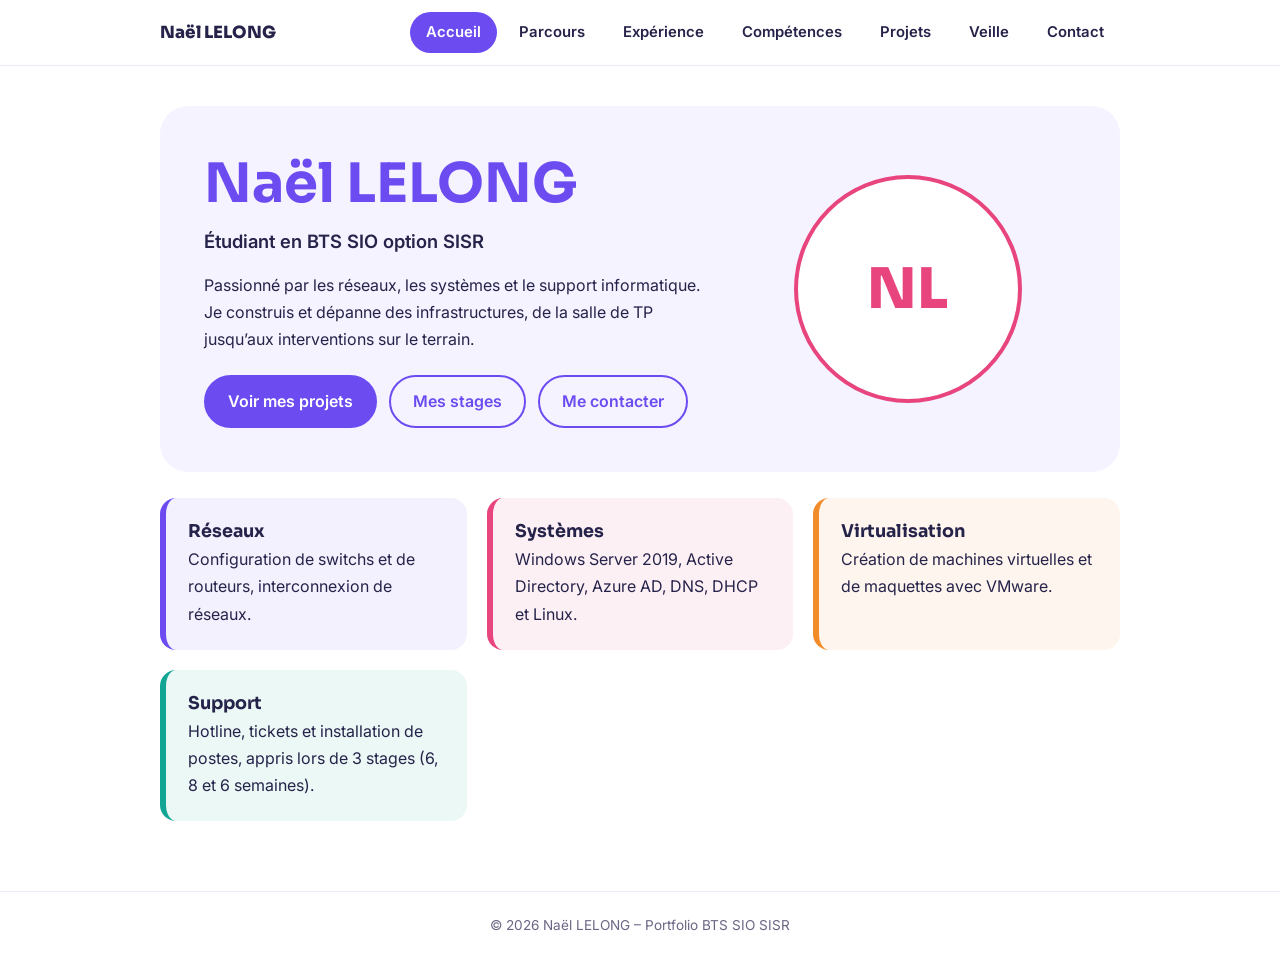
<file: portfolio/index.html>
<!DOCTYPE html>
<html lang="fr">
<head>
<meta charset="utf-8">
<meta name="viewport" content="width=device-width, initial-scale=1">
<title>Accueil – Naël LELONG</title>
<link href="https://fonts.googleapis.com/css2?family=Sora:wght@600;800&family=Inter:wght@400;600&display=swap" rel="stylesheet">
<link rel="stylesheet" href="style.css">
</head>
<body>
<header>
  <nav aria-label="Navigation principale">
    <a class="logo" href="index.html">Naël LELONG</a>
      <a class="bouton actif" href="index.html">Accueil</a>
      <a class="bouton" href="parcours.html">Parcours</a>
      <a class="bouton" href="experience.html">Expérience</a>
      <a class="bouton" href="competences.html">Compétences</a>
      <a class="bouton" href="projets.html">Projets</a>
      <a class="bouton" href="veille.html">Veille</a>
      <a class="bouton" href="contact.html">Contact</a>
  </nav>
</header>
<main>
<!-- ✏️ Modifie le texte entre les balises. Chaque page est un fichier .html séparé. -->
<section class="hero">
  <div>
    <h1>Naël LELONG</h1>
    <p class="titre">Étudiant en BTS SIO option SISR</p>
    <p>Passionné par les réseaux, les systèmes et le support informatique. Je construis et dépanne des infrastructures, de la salle de TP jusqu’aux interventions sur le terrain.</p>
    <div class="boutons">
      <a class="btn plein" href="projets.html">Voir mes projets</a>
      <a class="btn" href="experience.html">Mes stages</a>
      <a class="btn" href="contact.html">Me contacter</a>
    </div>
  </div>
  <!-- 📷 Pour ta photo : remplace la ligne ci-dessous par <img class="photo" src="photo.jpg" alt="Photo de Naël"> -->
  <div class="photo" aria-hidden="true">NL</div>
</section>

<div class="grille">
  <div class="carte violet"><h3>Réseaux</h3><p>Configuration de switchs et de routeurs, interconnexion de réseaux.</p></div>
  <div class="carte rose"><h3>Systèmes</h3><p>Windows Server 2019, Active Directory, Azure AD, DNS, DHCP et Linux.</p></div>
  <div class="carte orange"><h3>Virtualisation</h3><p>Création de machines virtuelles et de maquettes avec VMware.</p></div>
  <div class="carte teal"><h3>Support</h3><p>Hotline, tickets et installation de postes, appris lors de 3 stages (6, 8 et 6 semaines).</p></div>
</div>
</main>
<footer>© 2026 Naël LELONG – Portfolio BTS SIO SISR</footer>
</body>
</html>
</file>
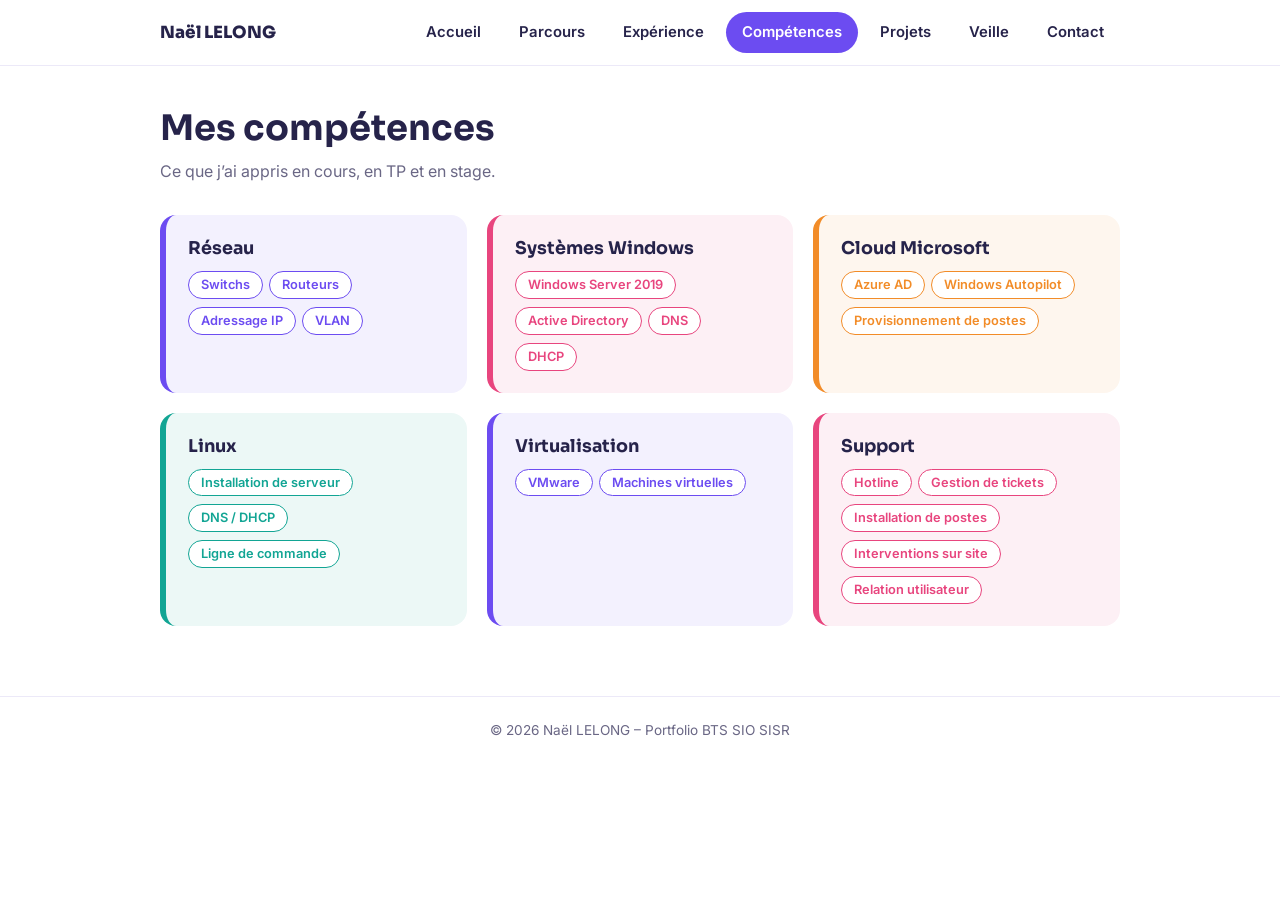
<file: portfolio/competences.html>
<!DOCTYPE html>
<html lang="fr">
<head>
<meta charset="utf-8">
<meta name="viewport" content="width=device-width, initial-scale=1">
<title>Compétences – Naël LELONG</title>
<link href="https://fonts.googleapis.com/css2?family=Sora:wght@600;800&family=Inter:wght@400;600&display=swap" rel="stylesheet">
<link rel="stylesheet" href="style.css">
</head>
<body>
<header>
  <nav aria-label="Navigation principale">
    <a class="logo" href="index.html">Naël LELONG</a>
      <a class="bouton" href="index.html">Accueil</a>
      <a class="bouton" href="parcours.html">Parcours</a>
      <a class="bouton" href="experience.html">Expérience</a>
      <a class="bouton actif" href="competences.html">Compétences</a>
      <a class="bouton" href="projets.html">Projets</a>
      <a class="bouton" href="veille.html">Veille</a>
      <a class="bouton" href="contact.html">Contact</a>
  </nav>
</header>
<main>
<h2>Mes compétences</h2>
<p class="sous">Ce que j’ai appris en cours, en TP et en stage.</p>
<div class="grille">

  <!-- ✏️ Une carte = une catégorie. Change la couleur avec : violet, rose, orange ou teal -->
  <article class="carte violet">
    <h3>Réseau</h3>
    <span class="tag">Switchs</span><span class="tag">Routeurs</span><span class="tag">Adressage IP</span><span class="tag">VLAN</span>
  </article>

  <article class="carte rose">
    <h3>Systèmes Windows</h3>
    <span class="tag">Windows Server 2019</span><span class="tag">Active Directory</span><span class="tag">DNS</span><span class="tag">DHCP</span>
  </article>

  <article class="carte orange">
    <h3>Cloud Microsoft</h3>
    <span class="tag">Azure AD</span><span class="tag">Windows Autopilot</span><span class="tag">Provisionnement de postes</span>
  </article>

  <article class="carte teal">
    <h3>Linux</h3>
    <span class="tag">Installation de serveur</span><span class="tag">DNS / DHCP</span><span class="tag">Ligne de commande</span>
  </article>

  <article class="carte violet">
    <h3>Virtualisation</h3>
    <span class="tag">VMware</span><span class="tag">Machines virtuelles</span>
  </article>

  <article class="carte rose">
    <h3>Support</h3>
    <span class="tag">Hotline</span><span class="tag">Gestion de tickets</span><span class="tag">Installation de postes</span><span class="tag">Interventions sur site</span><span class="tag">Relation utilisateur</span>
  </article>


</div>
</main>
<footer>© 2026 Naël LELONG – Portfolio BTS SIO SISR</footer>
</body>
</html>
</file>
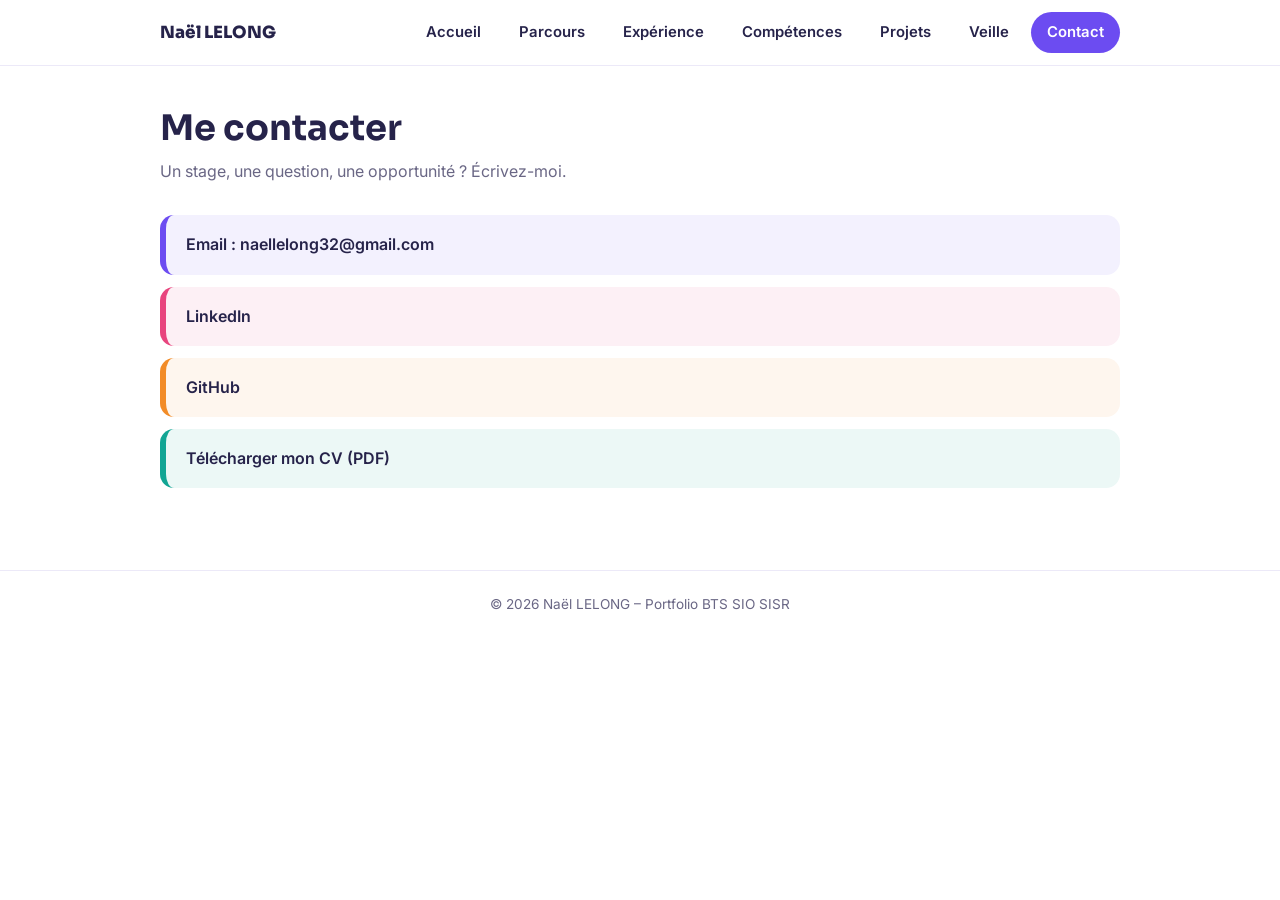
<file: portfolio/contact.html>
<!DOCTYPE html>
<html lang="fr">
<head>
<meta charset="utf-8">
<meta name="viewport" content="width=device-width, initial-scale=1">
<title>Contact – Naël LELONG</title>
<link href="https://fonts.googleapis.com/css2?family=Sora:wght@600;800&family=Inter:wght@400;600&display=swap" rel="stylesheet">
<link rel="stylesheet" href="style.css">
</head>
<body>
<header>
  <nav aria-label="Navigation principale">
    <a class="logo" href="index.html">Naël LELONG</a>
      <a class="bouton" href="index.html">Accueil</a>
      <a class="bouton" href="parcours.html">Parcours</a>
      <a class="bouton" href="experience.html">Expérience</a>
      <a class="bouton" href="competences.html">Compétences</a>
      <a class="bouton" href="projets.html">Projets</a>
      <a class="bouton" href="veille.html">Veille</a>
      <a class="bouton actif" href="contact.html">Contact</a>
  </nav>
</header>
<main>
<h2>Me contacter</h2>
<p class="sous">Un stage, une question, une opportunité ? Écrivez-moi.</p>

<!-- ✏️ Remplace les liens. Supprime une ligne si tu ne veux pas l’afficher -->
<a class="lien violet" href="mailto:naellelong32@gmail.com">Email : naellelong32@gmail.com</a>
<a class="lien rose" href="https://www.linkedin.com/in/nael-lelong-a57860394/" target="_blank" rel="noopener">LinkedIn</a>
<a class="lien orange" href="https://github.com/Nael-LELONG" target="_blank" rel="noopener">GitHub</a>
<a class="lien teal" href="cv.pdf" download>Télécharger mon CV (PDF)</a>
</main>
<footer>© 2026 Naël LELONG – Portfolio BTS SIO SISR</footer>
</body>
</html>
</file>
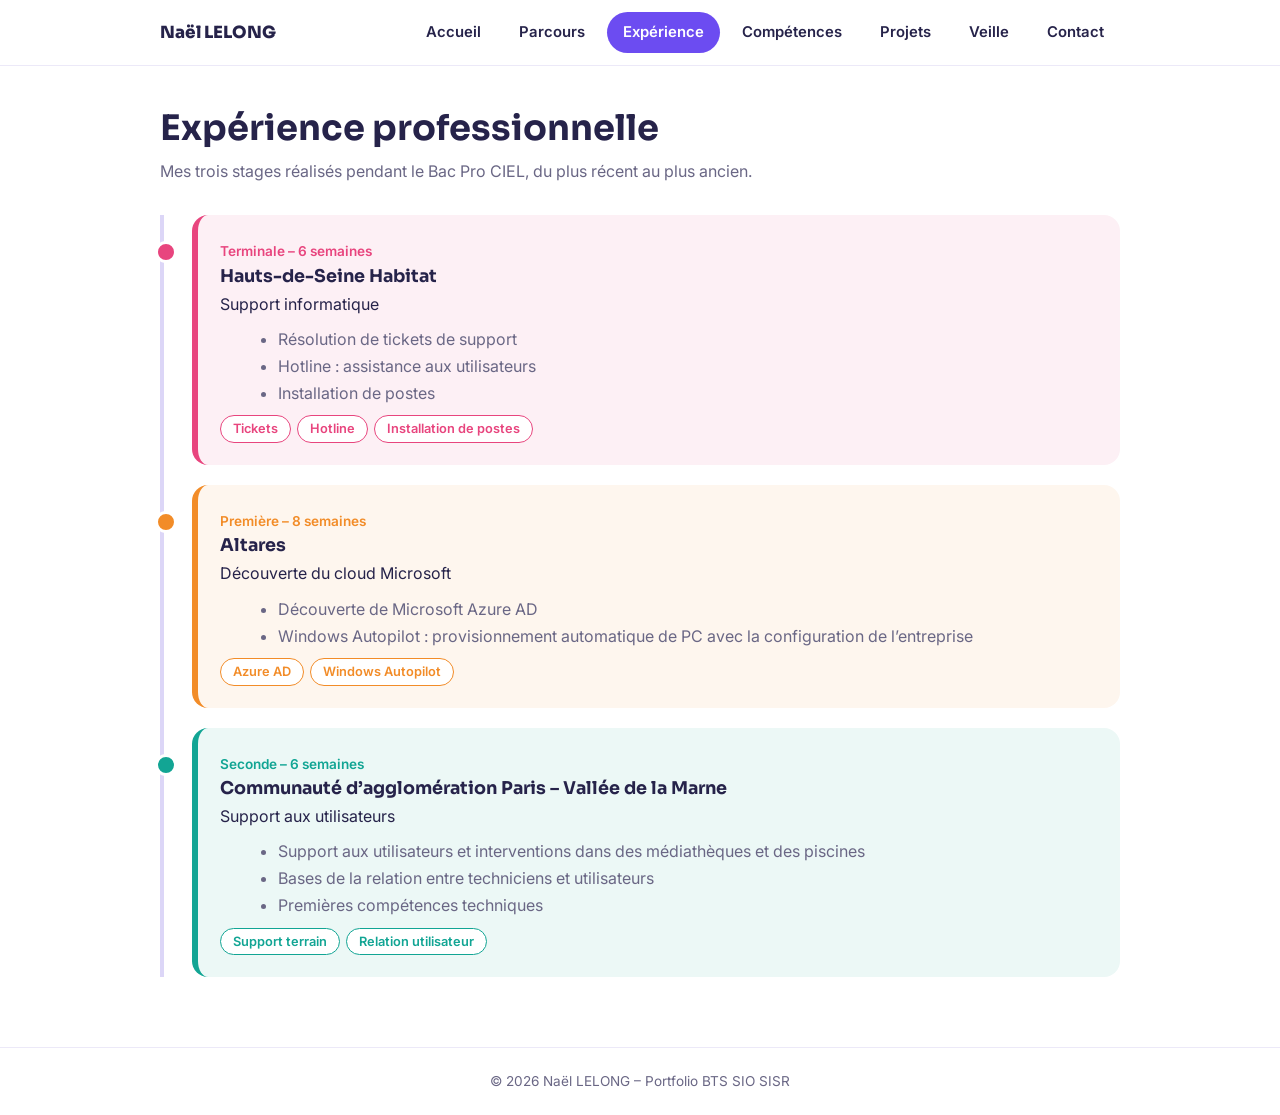
<file: portfolio/experience.html>
<!DOCTYPE html>
<html lang="fr">
<head>
<meta charset="utf-8">
<meta name="viewport" content="width=device-width, initial-scale=1">
<title>Expérience professionnelle – Naël LELONG</title>
<link href="https://fonts.googleapis.com/css2?family=Sora:wght@600;800&family=Inter:wght@400;600&display=swap" rel="stylesheet">
<link rel="stylesheet" href="style.css">
</head>
<body>
<header>
  <nav aria-label="Navigation principale">
    <a class="logo" href="index.html">Naël LELONG</a>
      <a class="bouton" href="index.html">Accueil</a>
      <a class="bouton" href="parcours.html">Parcours</a>
      <a class="bouton actif" href="experience.html">Expérience</a>
      <a class="bouton" href="competences.html">Compétences</a>
      <a class="bouton" href="projets.html">Projets</a>
      <a class="bouton" href="veille.html">Veille</a>
      <a class="bouton" href="contact.html">Contact</a>
  </nav>
</header>
<main>
<h2>Expérience professionnelle</h2>
<p class="sous">Mes trois stages réalisés pendant le Bac Pro CIEL, du plus récent au plus ancien.</p>
<div class="frise">

  <!-- ✏️ Pour ajouter un stage : copie un bloc <article> … </article> et colle-le ici -->
  <article class="carte rose">
    <span class="date">Terminale – 6 semaines</span>
    <h3>Hauts-de-Seine Habitat</h3>
    <p>Support informatique</p>
    <ul>
      <li>Résolution de tickets de support</li>
      <li>Hotline : assistance aux utilisateurs</li>
      <li>Installation de postes</li>
    </ul>
    <span class="tag">Tickets</span><span class="tag">Hotline</span><span class="tag">Installation de postes</span>
  </article>

  <article class="carte orange">
    <span class="date">Première – 8 semaines</span>
    <h3>Altares</h3>
    <p>Découverte du cloud Microsoft</p>
    <ul>
      <li>Découverte de Microsoft Azure AD</li>
      <li>Windows Autopilot : provisionnement automatique de PC avec la configuration de l’entreprise</li>
    </ul>
    <span class="tag">Azure AD</span><span class="tag">Windows Autopilot</span>
  </article>

  <article class="carte teal">
    <span class="date">Seconde – 6 semaines</span>
    <h3>Communauté d’agglomération Paris – Vallée de la Marne</h3>
    <p>Support aux utilisateurs</p>
    <ul>
      <li>Support aux utilisateurs et interventions dans des médiathèques et des piscines</li>
      <li>Bases de la relation entre techniciens et utilisateurs</li>
      <li>Premières compétences techniques</li>
    </ul>
    <span class="tag">Support terrain</span><span class="tag">Relation utilisateur</span>
  </article>

</div>
</main>
<footer>© 2026 Naël LELONG – Portfolio BTS SIO SISR</footer>
</body>
</html>
</file>
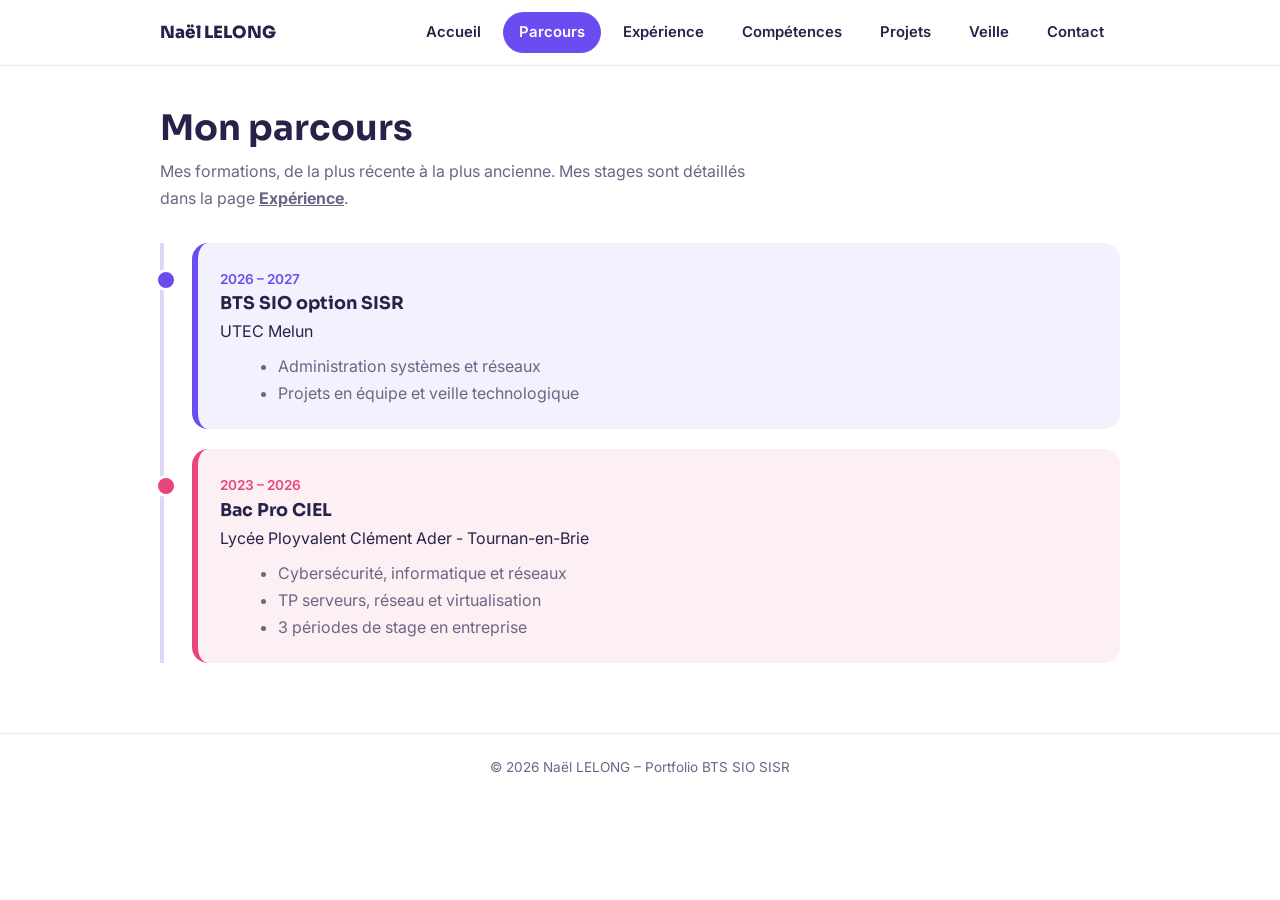
<file: portfolio/parcours.html>
<!DOCTYPE html>
<html lang="fr">
<head>
<meta charset="utf-8">
<meta name="viewport" content="width=device-width, initial-scale=1">
<title>Parcours – Naël LELONG</title>
<link href="https://fonts.googleapis.com/css2?family=Sora:wght@600;800&family=Inter:wght@400;600&display=swap" rel="stylesheet">
<link rel="stylesheet" href="style.css">
</head>
<body>
<header>
  <nav aria-label="Navigation principale">
    <a class="logo" href="index.html">Naël LELONG</a>
      <a class="bouton" href="index.html">Accueil</a>
      <a class="bouton actif" href="parcours.html">Parcours</a>
      <a class="bouton" href="experience.html">Expérience</a>
      <a class="bouton" href="competences.html">Compétences</a>
      <a class="bouton" href="projets.html">Projets</a>
      <a class="bouton" href="veille.html">Veille</a>
      <a class="bouton" href="contact.html">Contact</a>
  </nav>
</header>
<main>
<h2>Mon parcours</h2>
<p class="sous">Mes formations, de la plus récente à la plus ancienne. Mes stages sont détaillés dans la page <a href="experience.html"><strong>Expérience</strong></a>.</p>
<div class="frise">

  <!-- ✏️ Pour ajouter une étape : copie un bloc <article> … </article> et colle-le ici -->
  <article class="carte violet">
    <span class="date">2026 – 2027</span>
    <h3>BTS SIO option SISR</h3
    <p>UTEC Melun</p>
    <ul><li>Administration systèmes et réseaux</li><li>Projets en équipe et veille technologique</li></ul>
  </article>

  <article class="carte rose">
    <span class="date">2023 – 2026</span>
    <h3>Bac Pro CIEL</h3>
    <p>Lycée Ployvalent Clément Ader - Tournan-en-Brie</p>
    <ul><li>Cybersécurité, informatique et réseaux</li><li>TP serveurs, réseau et virtualisation</li><li>3 périodes de stage en entreprise</li></ul>
  </article>

</div>
</main>
<footer>© 2026 Naël LELONG – Portfolio BTS SIO SISR</footer>
</body>
</html>
</file>
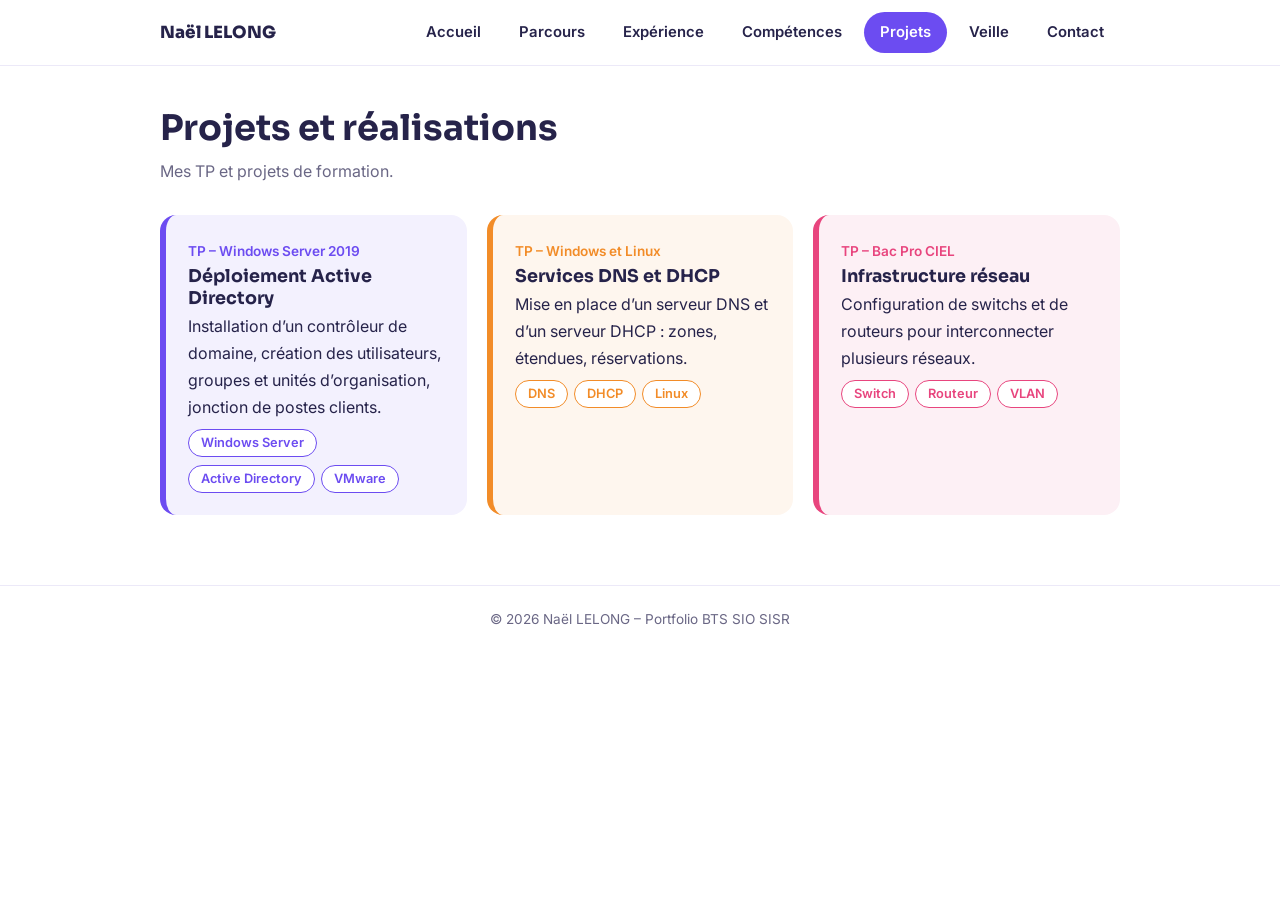
<file: portfolio/projets.html>
<!DOCTYPE html>
<html lang="fr">
<head>
<meta charset="utf-8">
<meta name="viewport" content="width=device-width, initial-scale=1">
<title>Projets – Naël LELONG</title>
<link href="https://fonts.googleapis.com/css2?family=Sora:wght@600;800&family=Inter:wght@400;600&display=swap" rel="stylesheet">
<link rel="stylesheet" href="style.css">
</head>
<body>
<header>
  <nav aria-label="Navigation principale">
    <a class="logo" href="index.html">Naël LELONG</a>
      <a class="bouton" href="index.html">Accueil</a>
      <a class="bouton" href="parcours.html">Parcours</a>
      <a class="bouton" href="experience.html">Expérience</a>
      <a class="bouton" href="competences.html">Compétences</a>
      <a class="bouton actif" href="projets.html">Projets</a>
      <a class="bouton" href="veille.html">Veille</a>
      <a class="bouton" href="contact.html">Contact</a>
  </nav>
</header>
<main>
<h2>Projets et réalisations</h2>
<p class="sous">Mes TP et projets de formation.</p>
<div class="grille">

  <!-- ✏️ Pour ajouter une capture : mets <img src="capture.png" alt="Description"> juste avant <span class="date"> -->
  <article class="carte violet">
    <span class="date">TP – Windows Server 2019</span>
    <h3>Déploiement Active Directory</h3>
    <p>Installation d’un contrôleur de domaine, création des utilisateurs, groupes et unités d’organisation, jonction de postes clients.</p>
    <span class="tag">Windows Server</span><span class="tag">Active Directory</span><span class="tag">VMware</span>
  </article>

  <article class="carte orange">
    <span class="date">TP – Windows et Linux</span>
    <h3>Services DNS et DHCP</h3>
    <p>Mise en place d’un serveur DNS et d’un serveur DHCP : zones, étendues, réservations.</p>
    <span class="tag">DNS</span><span class="tag">DHCP</span><span class="tag">Linux</span>
  </article>

  <article class="carte rose">
    <span class="date">TP – Bac Pro CIEL</span>
    <h3>Infrastructure réseau</h3>
    <p>Configuration de switchs et de routeurs pour interconnecter plusieurs réseaux.</p>
    <span class="tag">Switch</span><span class="tag">Routeur</span><span class="tag">VLAN</span>
  </article>

</div>
</main>
<footer>© 2026 Naël LELONG – Portfolio BTS SIO SISR</footer>
</body>
</html>
</file>
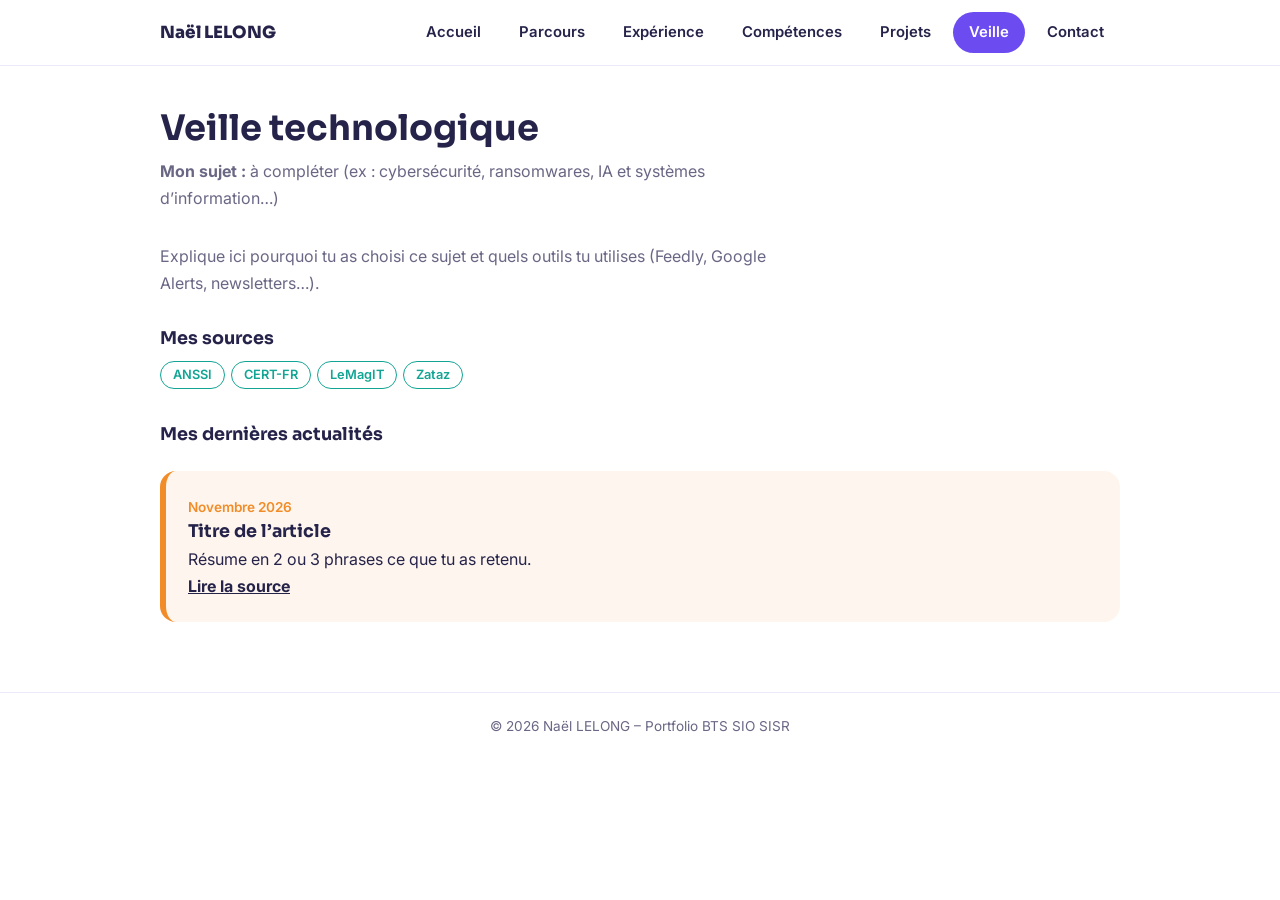
<file: portfolio/veille.html>
<!DOCTYPE html>
<html lang="fr">
<head>
<meta charset="utf-8">
<meta name="viewport" content="width=device-width, initial-scale=1">
<title>Veille – Naël LELONG</title>
<link href="https://fonts.googleapis.com/css2?family=Sora:wght@600;800&family=Inter:wght@400;600&display=swap" rel="stylesheet">
<link rel="stylesheet" href="style.css">
</head>
<body>
<header>
  <nav aria-label="Navigation principale">
    <a class="logo" href="index.html">Naël LELONG</a>
      <a class="bouton" href="index.html">Accueil</a>
      <a class="bouton" href="parcours.html">Parcours</a>
      <a class="bouton" href="experience.html">Expérience</a>
      <a class="bouton" href="competences.html">Compétences</a>
      <a class="bouton" href="projets.html">Projets</a>
      <a class="bouton actif" href="veille.html">Veille</a>
      <a class="bouton" href="contact.html">Contact</a>
  </nav>
</header>
<main>
<h2>Veille technologique</h2>
<p class="sous"><strong>Mon sujet :</strong> à compléter (ex : cybersécurité, ransomwares, IA et systèmes d’information…)</p>
<p class="sous">Explique ici pourquoi tu as choisi ce sujet et quels outils tu utilises (Feedly, Google Alerts, newsletters…).</p>

<h3>Mes sources</h3>
<p><span class="tag teal">ANSSI</span><span class="tag teal">CERT-FR</span><span class="tag teal">LeMagIT</span><span class="tag teal">Zataz</span></p>

<h3 style="margin-top:34px">Mes dernières actualités</h3>
<div class="grille">
  <!-- ✏️ Copie un bloc <article> pour chaque nouvelle actualité -->
  <article class="carte orange">
    <span class="date">Novembre 2026</span>
    <h3>Titre de l’article</h3>
    <p>Résume en 2 ou 3 phrases ce que tu as retenu.</p>
    <p><a href="https://exemple.fr"><strong>Lire la source</strong></a></p>
  </article>
</div>
</main>
<footer>© 2026 Naël LELONG – Portfolio BTS SIO SISR</footer>
</body>
</html>
</file>
<file: portfolio/style.css>
:root{--violet:#6C4CF1;--rose:#E8457E;--orange:#F28C28;--teal:#12A594;--ink:#26234A;--muted:#6A6785;--soft:#F5F3FF}
*{box-sizing:border-box;margin:0}
body{font-family:"Inter","Segoe UI",system-ui,sans-serif;background:#fff;color:var(--ink);line-height:1.7}
h1,h2,h3{font-family:"Sora","Segoe UI",system-ui,sans-serif;line-height:1.25}
a{color:inherit}
:focus-visible{outline:3px solid var(--orange);outline-offset:2px}
header{position:sticky;top:0;z-index:10;background:#fff;border-bottom:1px solid #ECE9F8}
nav{max-width:1000px;margin:auto;padding:12px 20px;display:flex;gap:6px;flex-wrap:wrap;align-items:center}
.logo{font:800 1.05rem "Sora",sans-serif;margin-right:auto;text-decoration:none}
nav a.bouton{text-decoration:none;font-weight:600;font-size:.93rem;padding:8px 16px;border-radius:99px;color:var(--ink)}
nav a.bouton:hover{background:var(--soft)}
nav a.actif{background:var(--violet);color:#fff}
main{max-width:1000px;margin:auto;padding:40px 20px 70px}
h2{font-size:clamp(1.6rem,4vw,2.2rem);margin-bottom:8px}
.sous{color:var(--muted);margin-bottom:30px;max-width:62ch}
h3{font-size:1.1rem;margin-bottom:4px}
.hero{display:grid;grid-template-columns:1.5fr 1fr;gap:30px;align-items:center;background:var(--soft);border-radius:28px;padding:44px}
.hero h1{font-size:clamp(2.1rem,6vw,3.4rem);color:var(--violet)}
.hero .titre{font-weight:600;font-size:1.15rem;margin:8px 0 14px}
.photo{width:220px;height:220px;border-radius:50%;object-fit:cover;justify-self:center;background:#fff;border:6px solid #fff;box-shadow:0 0 0 4px var(--rose);display:grid;place-items:center;font:800 3.5rem "Sora",sans-serif;color:var(--rose)}
.boutons{display:flex;gap:12px;flex-wrap:wrap;margin-top:22px}
.btn{text-decoration:none;font-weight:600;padding:11px 22px;border-radius:99px;border:2px solid var(--violet);color:var(--violet)}
.btn.plein{background:var(--violet);color:#fff}
.grille{display:grid;grid-template-columns:repeat(auto-fit,minmax(270px,1fr));gap:20px;margin-top:26px}
.carte{background:color-mix(in srgb,var(--c,var(--violet)) 8%,#fff);border-left:6px solid var(--c,var(--violet));border-radius:16px;padding:22px}
.carte img{width:100%;border-radius:10px;margin-bottom:12px}
.carte ul{margin:8px 0 0 18px;color:var(--muted)}
.date{font-size:.85rem;font-weight:600;color:var(--c,var(--violet))}
.tag{display:inline-block;font-size:.8rem;font-weight:600;padding:2px 12px;border-radius:99px;margin:8px 6px 0 0;background:#fff;border:1.5px solid var(--c,var(--violet));color:var(--c,var(--violet))}
.violet{--c:var(--violet)}.rose{--c:var(--rose)}.orange{--c:var(--orange)}.teal{--c:var(--teal)}
.frise{border-left:4px solid #DCD6F7;padding-left:28px;display:grid;gap:20px}
.frise .carte{position:relative}
.frise .carte::before{content:"";position:absolute;left:-43px;top:26px;width:16px;height:16px;border-radius:50%;background:var(--c);border:3px solid #fff}
.lien{display:flex;padding:16px 20px;margin-bottom:12px;border-radius:14px;text-decoration:none;font-weight:600;background:color-mix(in srgb,var(--c) 8%,#fff);border-left:6px solid var(--c)}
footer{text-align:center;color:var(--muted);font-size:.85rem;padding:22px;border-top:1px solid #ECE9F8}
@media(max-width:720px){.hero{grid-template-columns:1fr;padding:26px}.photo{order:-1;width:150px;height:150px}.logo{width:100%}}
</file>
